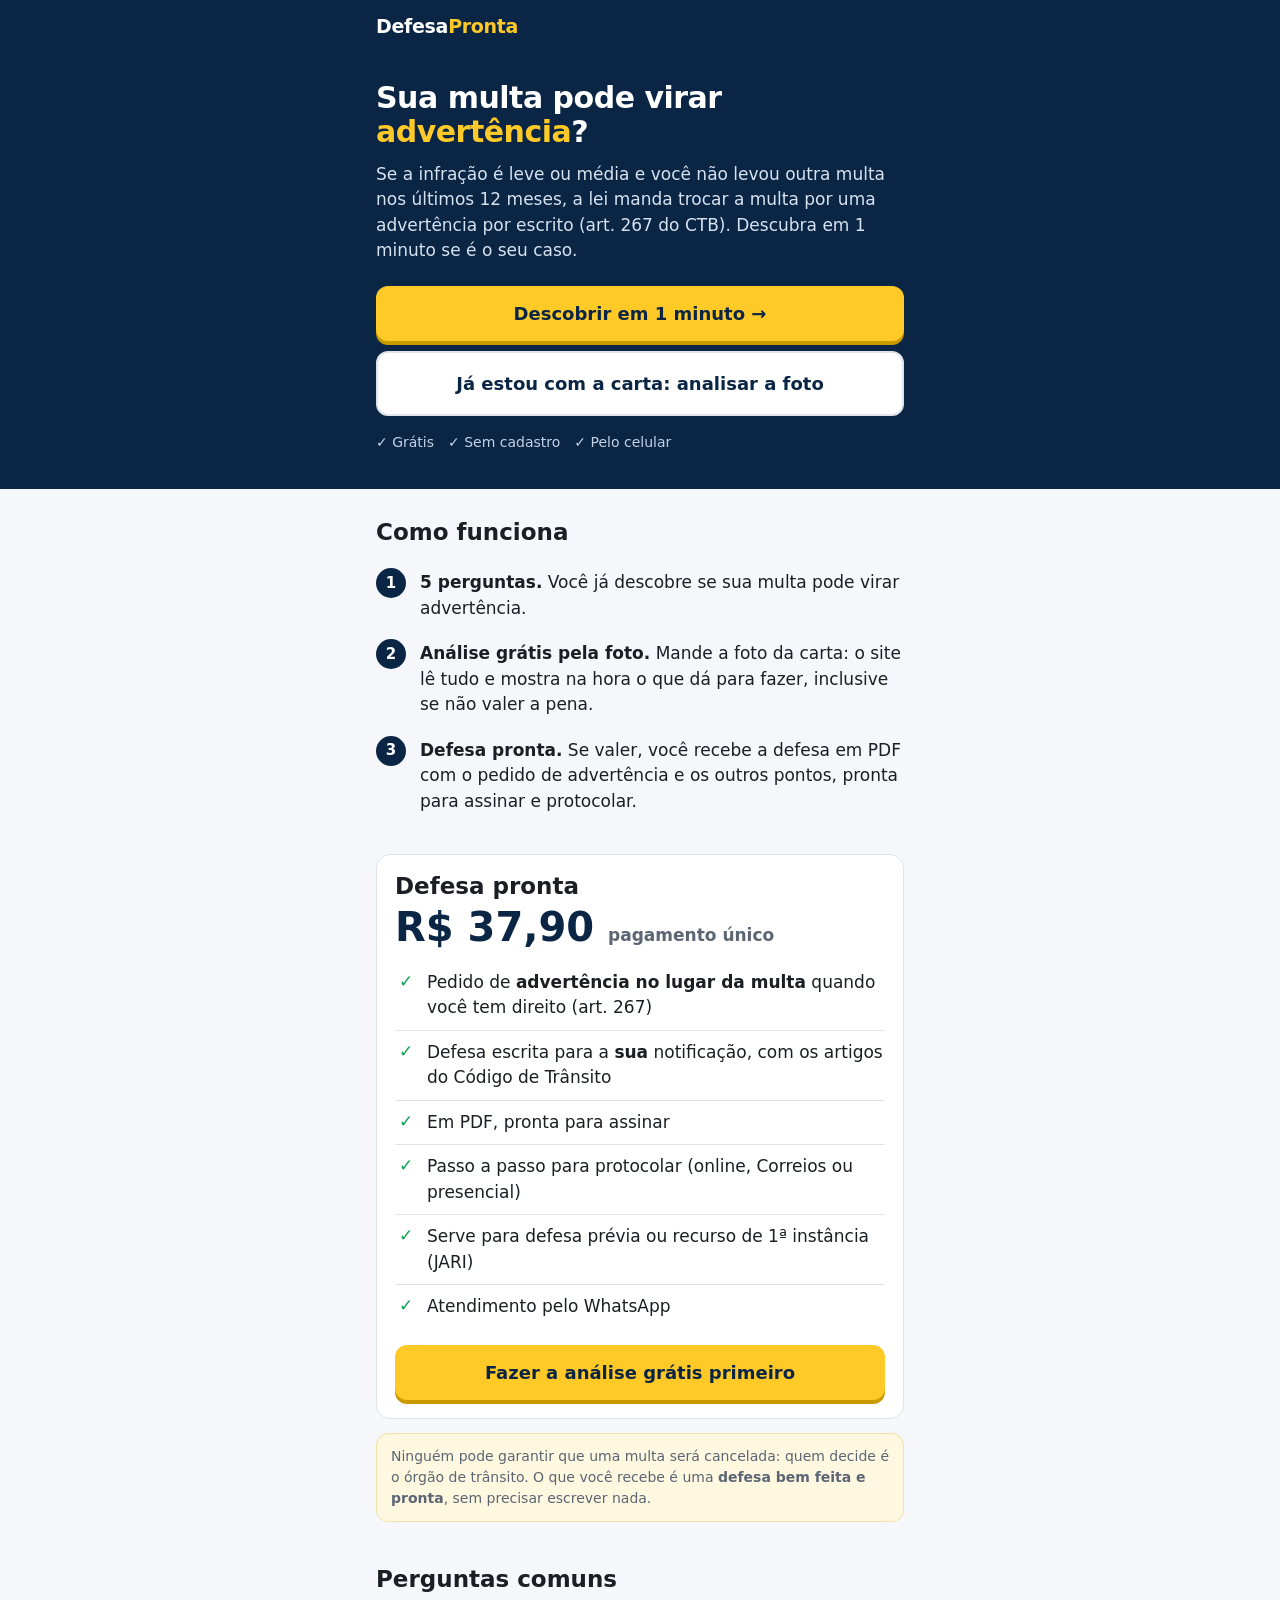
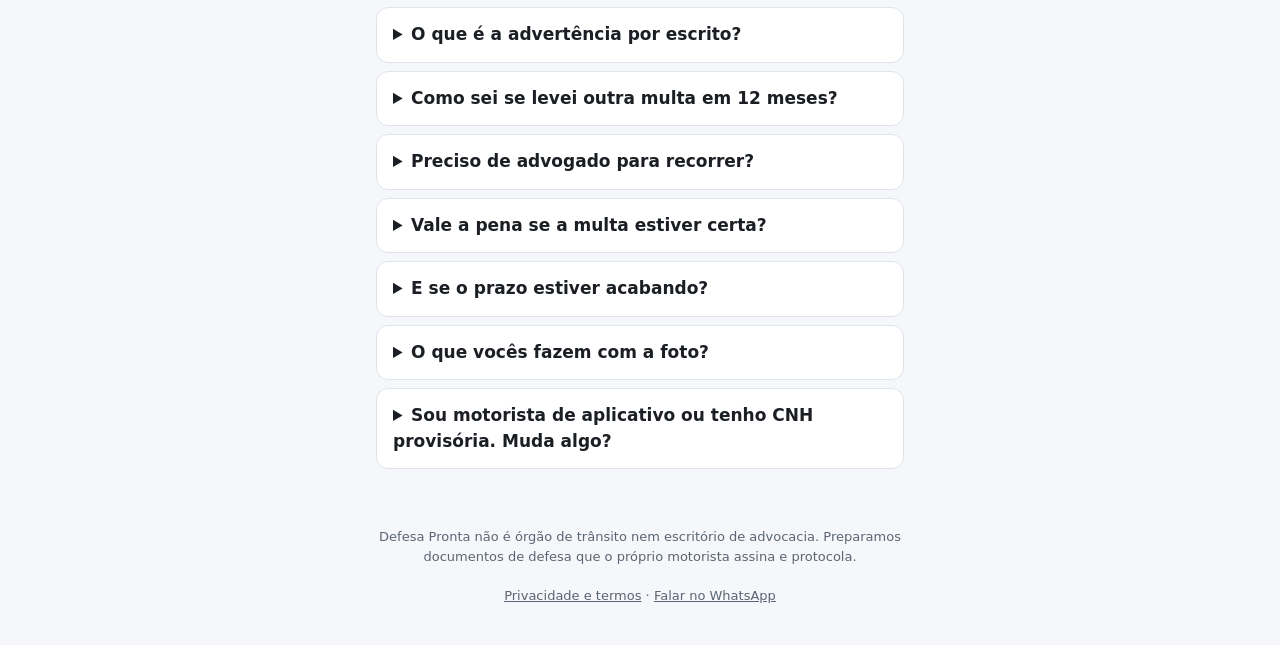
<file: index.html>
<!doctype html>
<html lang="pt-BR">
<head>
<meta charset="utf-8">
<meta name="viewport" content="width=device-width, initial-scale=1, viewport-fit=cover">
<title>Defesa Pronta — sua multa pode virar advertência?</title>
<meta name="description" content="Multa leve ou média e nenhuma outra em 12 meses? A lei manda trocar a multa por advertência. Descubra em 1 minuto e receba a defesa pronta em PDF.">
<meta property="og:title" content="Sua multa pode virar advertência? Descubra em 1 minuto">
<meta property="og:description" content="A lei manda trocar a multa leve ou média por advertência para quem não levou outra multa em 12 meses. Análise grátis pela foto da carta.">
<meta name="theme-color" content="#0b2545">
<link rel="icon" href="data:image/svg+xml,<svg xmlns='http://www.w3.org/2000/svg' viewBox='0 0 100 100'><rect width='100' height='100' rx='22' fill='%230b2545'/><path d='M50 14 80 26v22c0 20-13 32-30 38C33 80 20 68 20 48V26z' fill='%23ffc928'/><path d='m37 50 9 9 18-19' stroke='%230b2545' stroke-width='8' fill='none' stroke-linecap='round' stroke-linejoin='round'/></svg>">
<link rel="stylesheet" href="styles.css">
</head>
<body>

<div id="pagina">
  <header class="topo"><div class="wrap"><a class="logo" href="./">Defesa<span>Pronta</span></a></div></header>

  <div class="hero">
    <div class="wrap">
      <h1>Sua multa pode virar <em>advertência</em>?</h1>
      <p>Se a infração é leve ou média e você não levou outra multa nos últimos 12 meses, a lei manda trocar a multa por uma advertência por escrito (art. 267 do CTB). Descubra em 1 minuto se é o seu caso.</p>
      <button class="btn btn-amarelo" data-comecar>Descobrir em 1 minuto →</button>
      <a class="btn btn-claro" href="analise.html" data-so-api style="margin-top:10px">Já estou com a carta: analisar a foto</a>
      <div class="selos"><span>✓ Grátis</span><span>✓ Sem cadastro</span><span>✓ Pelo celular</span></div>
    </div>
  </div>

  <section class="bloco">
    <div class="wrap">
      <h2>Como funciona</h2>
      <ol class="passos">
        <li><b>5 perguntas.</b> Você já descobre se sua multa pode virar advertência.</li>
        <li><b>Análise grátis pela foto.</b> Mande a foto da carta: o site lê tudo e mostra na hora o que dá para fazer, inclusive se não valer a pena.</li>
        <li><b>Defesa pronta.</b> Se valer, você recebe a defesa em PDF com o pedido de advertência e os outros pontos, pronta para assinar e protocolar.</li>
      </ol>
    </div>
  </section>

  <section class="bloco" style="padding-top:0">
    <div class="wrap">
      <div class="cartao">
        <h2 style="margin-bottom:6px">Defesa pronta</h2>
        <div class="preco">R$ <span data-preco>37,90</span> <small>pagamento único</small></div>
        <ul class="lista" style="margin-top:14px">
          <li>Pedido de <b>advertência no lugar da multa</b> quando você tem direito (art. 267)</li>
          <li>Defesa escrita para a <b>sua</b> notificação, com os artigos do Código de Trânsito</li>
          <li>Em PDF, pronta para assinar</li>
          <li>Passo a passo para protocolar (online, Correios ou presencial)</li>
          <li>Serve para defesa prévia ou recurso de 1ª instância (JARI)</li>
          <li>Atendimento pelo WhatsApp</li>
        </ul>
        <button class="btn btn-amarelo" data-comecar style="margin-top:16px">Fazer a análise grátis primeiro</button>
      </div>
      <p class="aviso" style="margin-top:14px">Ninguém pode garantir que uma multa será cancelada: quem decide é o órgão de trânsito. O que você recebe é uma <b>defesa bem feita e pronta</b>, sem precisar escrever nada.</p>
    </div>
  </section>

  <section class="bloco" style="padding-top:0">
    <div class="wrap">
      <h2>Perguntas comuns</h2>
      <details><summary>O que é a advertência por escrito?</summary><p>É uma penalidade sem multa para pagar. Desde 2021, o Código de Trânsito (art. 267) manda aplicá-la no lugar da multa quando a infração é leve ou média e o motorista não cometeu outra infração nos últimos 12 meses. Na defesa, a gente pede isso por escrito, com o artigo da lei.</p></details>
      <details><summary>Como sei se levei outra multa em 12 meses?</summary><p>Abra o app Carteira Digital de Trânsito (gov.br) e veja em Infrações. A gravidade (leve, média, grave ou gravíssima) e os pontos aparecem na própria carta da multa.</p></details>
      <details><summary>Preciso de advogado para recorrer?</summary><p>Não. Qualquer motorista pode apresentar defesa ou recurso de multa em nome próprio. Você assina e protocola; a gente prepara o documento.</p></details>
      <details><summary>Vale a pena se a multa estiver certa?</summary><p>Se a análise não encontrar nenhum ponto, a gente fala isso com sinceridade antes de você pagar.</p></details>
      <details><summary>E se o prazo estiver acabando?</summary><p>Mande a foto hoje. O prazo está na própria notificação e ele é o que mais pesa: depois dele, a defesa não é aceita.</p></details>
      <details><summary>O que vocês fazem com a foto?</summary><p>Usamos só para preparar sua análise e sua defesa e apagamos depois da entrega. <a href="privacidade.html">Veja a política de privacidade</a>.</p></details>
      <details><summary>Sou motorista de aplicativo ou tenho CNH provisória. Muda algo?</summary><p>Muda muito: os pontos pesam mais para quem tem CNH provisória e para quem depende da carteira para trabalhar. Por isso vale defender toda multa que tiver ponto a contestar.</p></details>
    </div>
  </section>

  <footer><div class="wrap">
    Defesa Pronta não é órgão de trânsito nem escritório de advocacia. Preparamos documentos de defesa que o próprio motorista assina e protocola.<br><br>
    <a href="privacidade.html">Privacidade e termos</a> · <a href="#" data-whats-link>Falar no WhatsApp</a>
  </div></footer>
</div>

<!-- QUIZ -->
<div class="quiz" id="quiz" hidden>
  <div class="wrap" style="width:100%">
    <div class="barra"><div id="barra" style="width:20%"></div></div>
    <div class="contador" id="contador">Pergunta 1 de 5</div>
    <div id="tela"></div>
  </div>
</div>

<script src="config.js"></script>
<script src="app.js"></script>
</body>
</html>
</file>
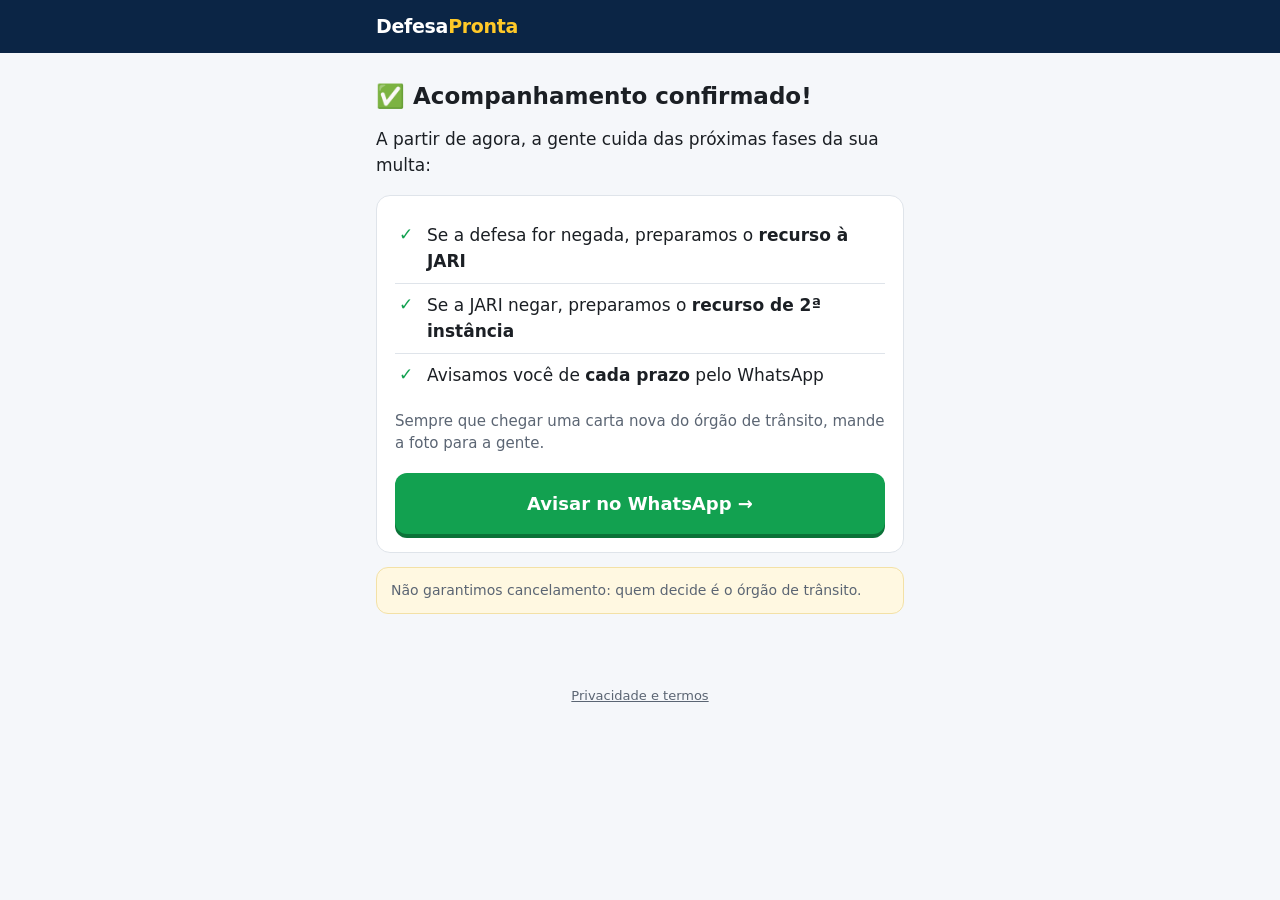
<file: acompanhamento.html>
<!doctype html>
<html lang="pt-BR">
<head>
<meta charset="utf-8">
<meta name="viewport" content="width=device-width, initial-scale=1, viewport-fit=cover">
<title>Acompanhamento confirmado — Defesa Pronta</title>
<meta name="robots" content="noindex">
<meta name="theme-color" content="#0b2545">
<link rel="stylesheet" href="styles.css">
</head>
<body>
<header class="topo"><div class="wrap"><a class="logo" href="./">Defesa<span>Pronta</span></a></div></header>
<section class="bloco"><div class="wrap">
  <h2>✅ Acompanhamento confirmado!</h2>
  <p>A partir de agora, a gente cuida das próximas fases da sua multa:</p>
  <div class="cartao">
    <ul class="lista">
      <li>Se a defesa for negada, preparamos o <b>recurso à JARI</b></li>
      <li>Se a JARI negar, preparamos o <b>recurso de 2ª instância</b></li>
      <li>Avisamos você de <b>cada prazo</b> pelo WhatsApp</li>
    </ul>
    <p class="ajuda" style="margin-top:12px">Sempre que chegar uma carta nova do órgão de trânsito, mande a foto para a gente.</p>
    <a class="btn btn-verde" target="_blank" rel="noopener" id="enviar">Avisar no WhatsApp →</a>
  </div>
  <p class="aviso" style="margin-top:14px">Não garantimos cancelamento: quem decide é o órgão de trânsito.</p>
</div></section>
<footer><div class="wrap"><a href="privacidade.html">Privacidade e termos</a></div></footer>
<script src="config.js"></script>
<script>
  var C = window.DP || {};
  document.getElementById("enviar").href = "https://wa.me/" + (C.whatsapp || "") + "?text=" + encodeURIComponent("Olá! Comprei o acompanhamento até a 2ª instância.\n\nNome:\nE-mail da compra:\nPlaca do veículo:");
</script>
</body>
</html>
</file>
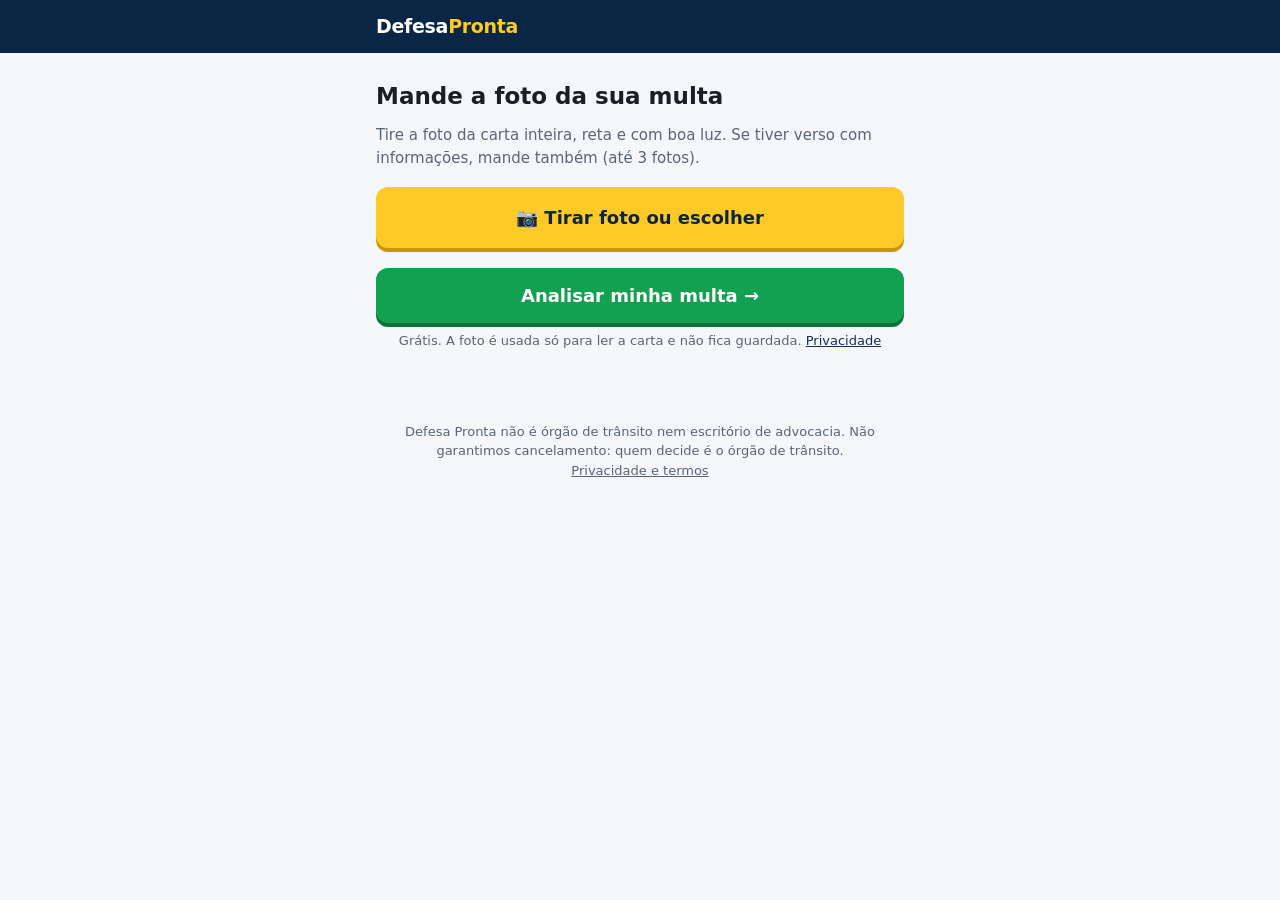
<file: analise.html>
<!doctype html>
<html lang="pt-BR">
<head>
<meta charset="utf-8">
<meta name="viewport" content="width=device-width, initial-scale=1, viewport-fit=cover">
<title>Análise da sua multa — Defesa Pronta</title>
<meta name="description" content="Mande a foto da notificação e veja na hora se sua multa tem pontos de defesa.">
<meta name="theme-color" content="#0b2545">
<link rel="stylesheet" href="styles.css">
<style>
  .etapa[hidden] { display: none; }
  .campo { display: block; font-size: 14px; color: var(--suave); margin: 0 0 12px; }
  .campo input, .campo select { display: block; width: 100%; margin-top: 4px; padding: 12px; font: inherit; font-size: 16px; color: var(--texto); border: 1px solid var(--borda); border-radius: 10px; background: #fff; }
  .lido { display: flex; justify-content: space-between; gap: 10px; padding: 10px 0; border-bottom: 1px solid var(--borda); font-size: 15px; }
  .lido:last-child { border-bottom: 0; }
  .lido span:first-child { color: var(--suave); flex: none; }
  .lido b { text-align: right; word-break: break-word; }
  .lido input { width: 60%; padding: 6px 8px; font: inherit; border: 1px solid var(--borda); border-radius: 6px; }
  .pergunta-c { margin: 16px 0 8px; font-weight: 700; }
  .opcoes { display: flex; gap: 8px; flex-wrap: wrap; }
  .opcoes button { flex: 1; min-width: 90px; padding: 12px; border-radius: 10px; border: 2px solid var(--borda); background: #fff; font: inherit; cursor: pointer; }
  .opcoes button.sel { border-color: var(--azul); background: var(--azul); color: #fff; }
  .veredito { border-radius: 14px; padding: 16px; color: #fff; margin: 14px 0; }
  .veredito.forte { background: var(--verde); }
  .veredito.media { background: #c77d00; }
  .veredito.nenhum, .veredito.vencido { background: #5b6573; }
  .veredito h2 { margin: 0 0 6px; font-size: 22px; }
  .spinner { width: 46px; height: 46px; border: 5px solid var(--borda); border-top-color: var(--amarelo); border-radius: 50%; animation: g 1s linear infinite; margin: 30px auto 14px; }
  @keyframes g { to { transform: rotate(360deg); } }
  .fotos { display: flex; gap: 10px; margin: 10px 0; }
  .fotos img { width: 90px; height: 120px; object-fit: cover; border-radius: 8px; border: 1px solid var(--borda); }
  .erro { color: var(--vermelho); font-weight: 600; margin: 8px 0; }
  #documento { background: #fff; color: #000; border: 1px solid var(--borda); border-radius: 4px; padding: 22px 18px; font-family: Georgia, "Times New Roman", serif; font-size: 14px; line-height: 1.6; }
  #documento h1 { font-size: 14px; text-align: center; margin: 0 0 18px; }
  #documento h2 { font-size: 14px; margin: 18px 0 6px; }
  #documento p { text-align: justify; margin: 0 0 9px; }
  #documento .assin { margin-top: 40px; text-align: center; }
  #documento .quebra { page-break-before: always; break-before: page; }
  @media print {
    body { background: #fff; }
    header.topo, .nao-imprimir, footer { display: none !important; }
    .wrap { max-width: none; padding: 0; }
    #documento { border: 0; padding: 0; font-size: 12pt; }
    @page { margin: 2.2cm; }
  }
</style>
</head>
<body>
<header class="topo"><div class="wrap"><a class="logo" href="./">Defesa<span>Pronta</span></a></div></header>

<div class="wrap">

<!-- 1. Fotos -->
<section class="etapa bloco" id="e-foto">
  <h2>Mande a foto da sua multa</h2>
  <p class="ajuda">Tire a foto da carta inteira, reta e com boa luz. Se tiver verso com informações, mande também (até 3 fotos).</p>
  <label class="btn btn-amarelo">📷 Tirar foto ou escolher
    <input type="file" id="fotoIn" accept="image/*" multiple hidden>
  </label>
  <div class="fotos" id="miniaturas"></div>
  <button class="btn btn-verde" id="btnAnalisar" hidden>Analisar minha multa →</button>
  <div class="erro" id="erroFoto"></div>
  <p class="mini">Grátis. A foto é usada só para ler a carta e não fica guardada. <a href="privacidade.html">Privacidade</a></p>
</section>

<!-- 2. Lendo -->
<section class="etapa bloco" id="e-lendo" hidden>
  <div class="spinner"></div>
  <p style="text-align:center"><b>Lendo sua notificação…</b><br><span class="ajuda">Isso leva uns 10 segundos.</span></p>
</section>

<!-- 3. Confira -->
<section class="etapa bloco" id="e-confira" hidden>
  <h2>Confira o que lemos</h2>
  <p class="ajuda">Se algo estiver errado, toque em <b>corrigir</b>.</p>
  <div class="cartao" id="lidos"></div>
  <button class="voltar" id="btnCorrigir">✏️ corrigir</button>

  <div class="pergunta-c">Você levou outra multa nos últimos 12 meses?</div>
  <div class="opcoes" data-resp="outraMulta12m">
    <button data-v="nao">Não</button><button data-v="sim">Sim</button><button data-v="naosei">Não sei</button>
  </div>
  <p class="mini" style="text-align:left">Dá para conferir no app Carteira Digital de Trânsito → Infrações.</p>

  <div id="perguntaCondutor">
    <div class="pergunta-c">Quem estava dirigindo era você?</div>
    <div class="opcoes" data-resp="outroCondutor">
      <button data-v="nao">Sim, era eu</button><button data-v="sim">Outra pessoa</button>
    </div>
  </div>
  <div class="erro" id="erroConfira"></div>
  <button class="btn btn-amarelo" id="btnResultado" style="margin-top:18px">Ver minha análise →</button>
</section>

<!-- 4. Resultado -->
<section class="etapa bloco" id="e-resultado" hidden>
  <div id="resultado"></div>
</section>

<!-- 5. Dados -->
<section class="etapa bloco" id="e-dados" hidden>
  <h2>Seus dados para a defesa</h2>
  <p class="ajuda">Eles vão no documento. A carta não traz esses dados, por isso precisamos deles.</p>
  <form id="fDados" autocomplete="on">
    <label class="campo">Nome completo<input name="nome" autocomplete="name" required></label>
    <label class="campo">CPF<input name="cpf" inputmode="numeric" required></label>
    <label class="campo">Nº da CNH (registro)<input name="cnh" inputmode="numeric"></label>
    <label class="campo">Endereço completo (rua, número, bairro, cidade, UF, CEP)<input name="endereco" autocomplete="street-address" required></label>
    <label class="campo">Cidade (para a data da defesa)<input name="cidade" autocomplete="address-level2"></label>
    <label class="campo">Você é
      <select name="qualidade">
        <option value="proprietário(a) e condutor(a)">Dono e motorista do veículo</option>
        <option value="proprietário(a)">Só o dono do veículo</option>
        <option value="condutor(a)">Só o motorista</option>
      </select>
    </label>
    <label class="campo">E-mail (use o MESMO no pagamento)<input name="email" type="email" autocomplete="email" required></label>
    <label class="campo">WhatsApp<input name="whatsapp" inputmode="tel" autocomplete="tel"></label>
    <div class="erro" id="erroDados"></div>
    <button class="btn btn-verde" type="submit">Ir para o pagamento — R$ <span data-preco>37,90</span></button>
    <p class="mini">Pix ou cartão, pela Cakto. Assim que o pagamento cair, sua defesa aparece aqui.</p>
  </form>
</section>

<!-- 6. Aguardando -->
<section class="etapa bloco" id="e-aguardando" hidden>
  <div class="spinner"></div>
  <p style="text-align:center"><b>Aguardando a confirmação do pagamento…</b><br><span class="ajuda">No Pix, costuma cair em menos de 1 minuto. Pode deixar esta tela aberta.</span></p>
  <a class="btn btn-claro" id="btnAbrirPagamento" target="_blank" rel="noopener">Abrir o pagamento de novo</a>
  <p class="mini">Já pagou e nada aconteceu em 5 minutos? <a href="#" data-whats>Chame no WhatsApp</a>.</p>
</section>

<!-- 7. Defesa -->
<section class="etapa bloco" id="e-defesa" hidden>
  <div class="nao-imprimir">
    <h2>✅ Sua defesa está pronta</h2>
    <button class="btn btn-amarelo" id="btnPdf">Baixar em PDF</button>
    <p class="mini">Na janela que abrir, escolha <b>Salvar como PDF</b>. No celular: Compartilhar → Imprimir → Salvar PDF.</p>
    <p class="mini">Guarde este link: ele abre sua defesa de novo por 60 dias.</p>
  </div>
  <div id="documento"></div>
  <div class="cartao nao-imprimir" style="margin-top:18px;border:2px solid var(--amarelo)">
    <b>Se negarem, a gente continua com você</b>
    <p class="ajuda" style="margin:6px 0 12px">No acompanhamento, preparamos os próximos recursos (JARI e 2ª instância) e avisamos cada prazo.</p>
    <a class="btn btn-amarelo" id="btnAcomp" target="_blank" rel="noopener">Quero o acompanhamento — R$ <span id="precoA">97</span></a>
  </div>
</section>

</div>
<footer class="nao-imprimir"><div class="wrap">Defesa Pronta não é órgão de trânsito nem escritório de advocacia. Não garantimos cancelamento: quem decide é o órgão de trânsito.<br><a href="privacidade.html">Privacidade e termos</a></div></footer>

<script src="config.js"></script>
<script src="defesa.js"></script>
<script src="analise.js"></script>
</body>
</html>
</file>
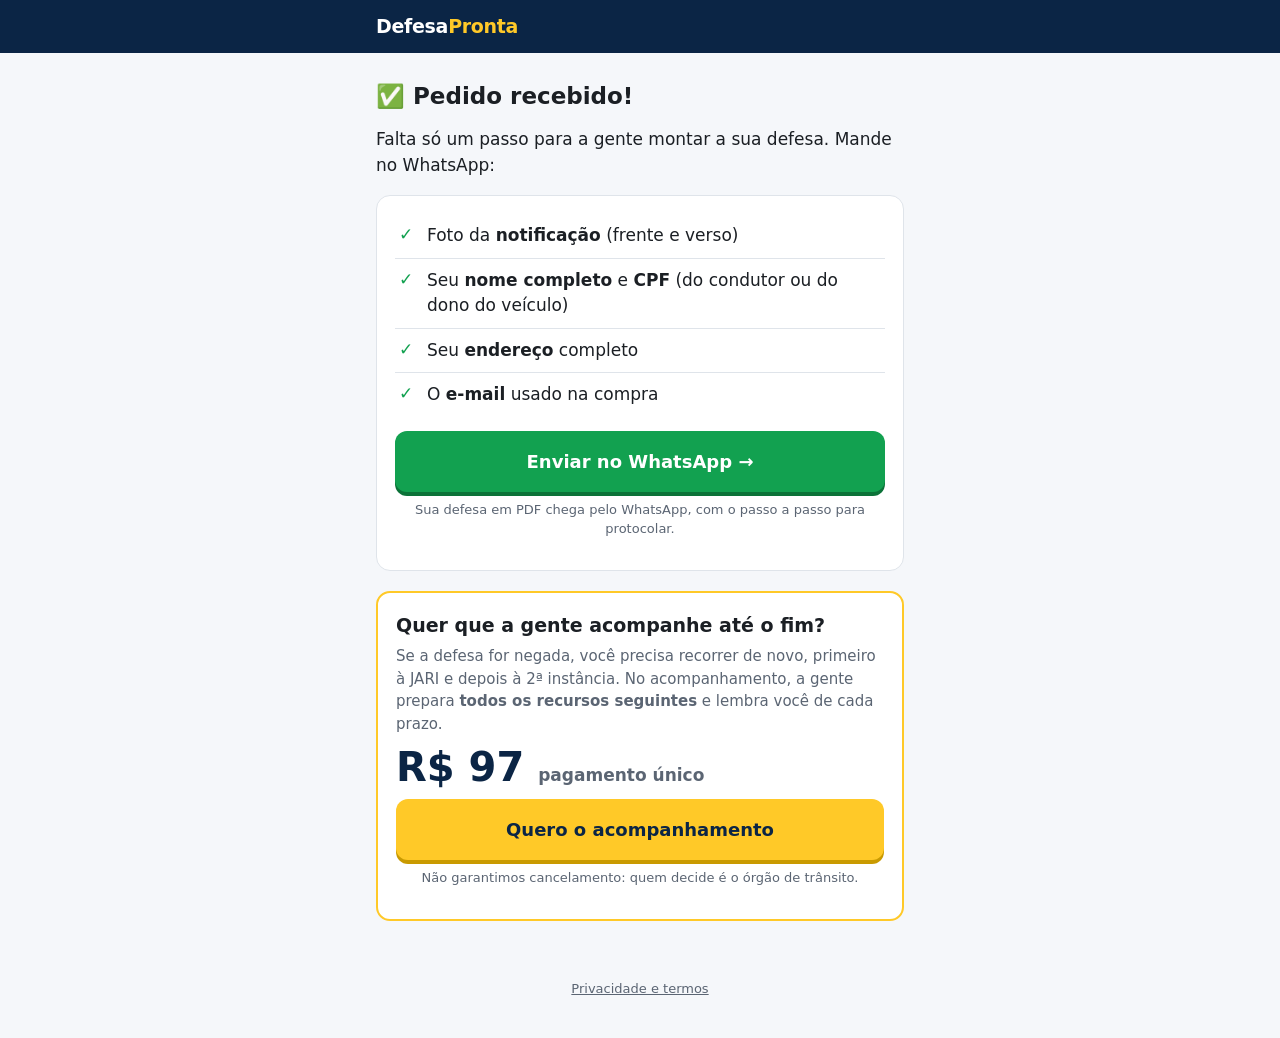
<file: obrigado.html>
<!doctype html>
<html lang="pt-BR">
<head>
<meta charset="utf-8">
<meta name="viewport" content="width=device-width, initial-scale=1, viewport-fit=cover">
<title>Pedido recebido — Defesa Pronta</title>
<meta name="robots" content="noindex">
<meta name="theme-color" content="#0b2545">
<link rel="stylesheet" href="styles.css">
</head>
<body>
<header class="topo"><div class="wrap"><a class="logo" href="./">Defesa<span>Pronta</span></a></div></header>

<section class="bloco"><div class="wrap">
  <h2>✅ Pedido recebido!</h2>
  <div id="minhaDefesa" hidden><a class="btn btn-verde" id="linkDefesa">Ver minha defesa pronta →</a><p class="mini">Se você fez a análise neste celular, sua defesa abre aqui.</p></div>
  <p>Falta só um passo para a gente montar a sua defesa. Mande no WhatsApp:</p>
  <div class="cartao">
    <ul class="lista">
      <li>Foto da <b>notificação</b> (frente e verso)</li>
      <li>Seu <b>nome completo</b> e <b>CPF</b> (do condutor ou do dono do veículo)</li>
      <li>Seu <b>endereço</b> completo</li>
      <li>O <b>e-mail</b> usado na compra</li>
    </ul>
    <a class="btn btn-verde" style="margin-top:14px" target="_blank" rel="noopener" id="enviar">Enviar no WhatsApp →</a>
    <p class="mini">Sua defesa em PDF chega pelo WhatsApp, com o passo a passo para protocolar.</p>
  </div>

  <div class="cartao" style="margin-top:20px; border:2px solid var(--amarelo)">
    <b style="font-size:19px">Quer que a gente acompanhe até o fim?</b>
    <p class="ajuda" style="margin:6px 0 12px">Se a defesa for negada, você precisa recorrer de novo, primeiro à JARI e depois à 2ª instância. No acompanhamento, a gente prepara <b>todos os recursos seguintes</b> e lembra você de cada prazo.</p>
    <div class="preco">R$ <span id="precoA">97</span> <small>pagamento único</small></div>
    <a class="btn btn-amarelo" style="margin-top:12px" target="_blank" rel="noopener" id="acompanhar">Quero o acompanhamento</a>
    <p class="mini">Não garantimos cancelamento: quem decide é o órgão de trânsito.</p>
  </div>
</div></section>

<footer><div class="wrap"><a href="privacidade.html">Privacidade e termos</a></div></footer>

<script src="config.js"></script>
<script>
  var C = window.DP || {};
  try { var ped = JSON.parse(localStorage.getItem("dp_pedido") || "null"); if (ped && ped.id) { document.getElementById("minhaDefesa").hidden = false; document.getElementById("linkDefesa").href = "analise.html?id=" + ped.id + "&k=" + ped.chave; } } catch (e) {}
  function whats(t) { return "https://wa.me/" + (C.whatsapp || "") + "?text=" + encodeURIComponent(t); }
  document.getElementById("enviar").href = whats("Olá! Comprei a Defesa Pronta. Seguem meus dados e a foto da notificação 👇\n\nNome:\nCPF:\nEndereço:\nE-mail da compra:");
  document.getElementById("precoA").textContent = C.precoAcompanhamento || "97";
  document.getElementById("acompanhar").href = C.checkoutAcompanhamento || whats("Olá! Quero o acompanhamento até a 2ª instância (R$" + (C.precoAcompanhamento || "97") + ").");
</script>
</body>
</html>
</file>
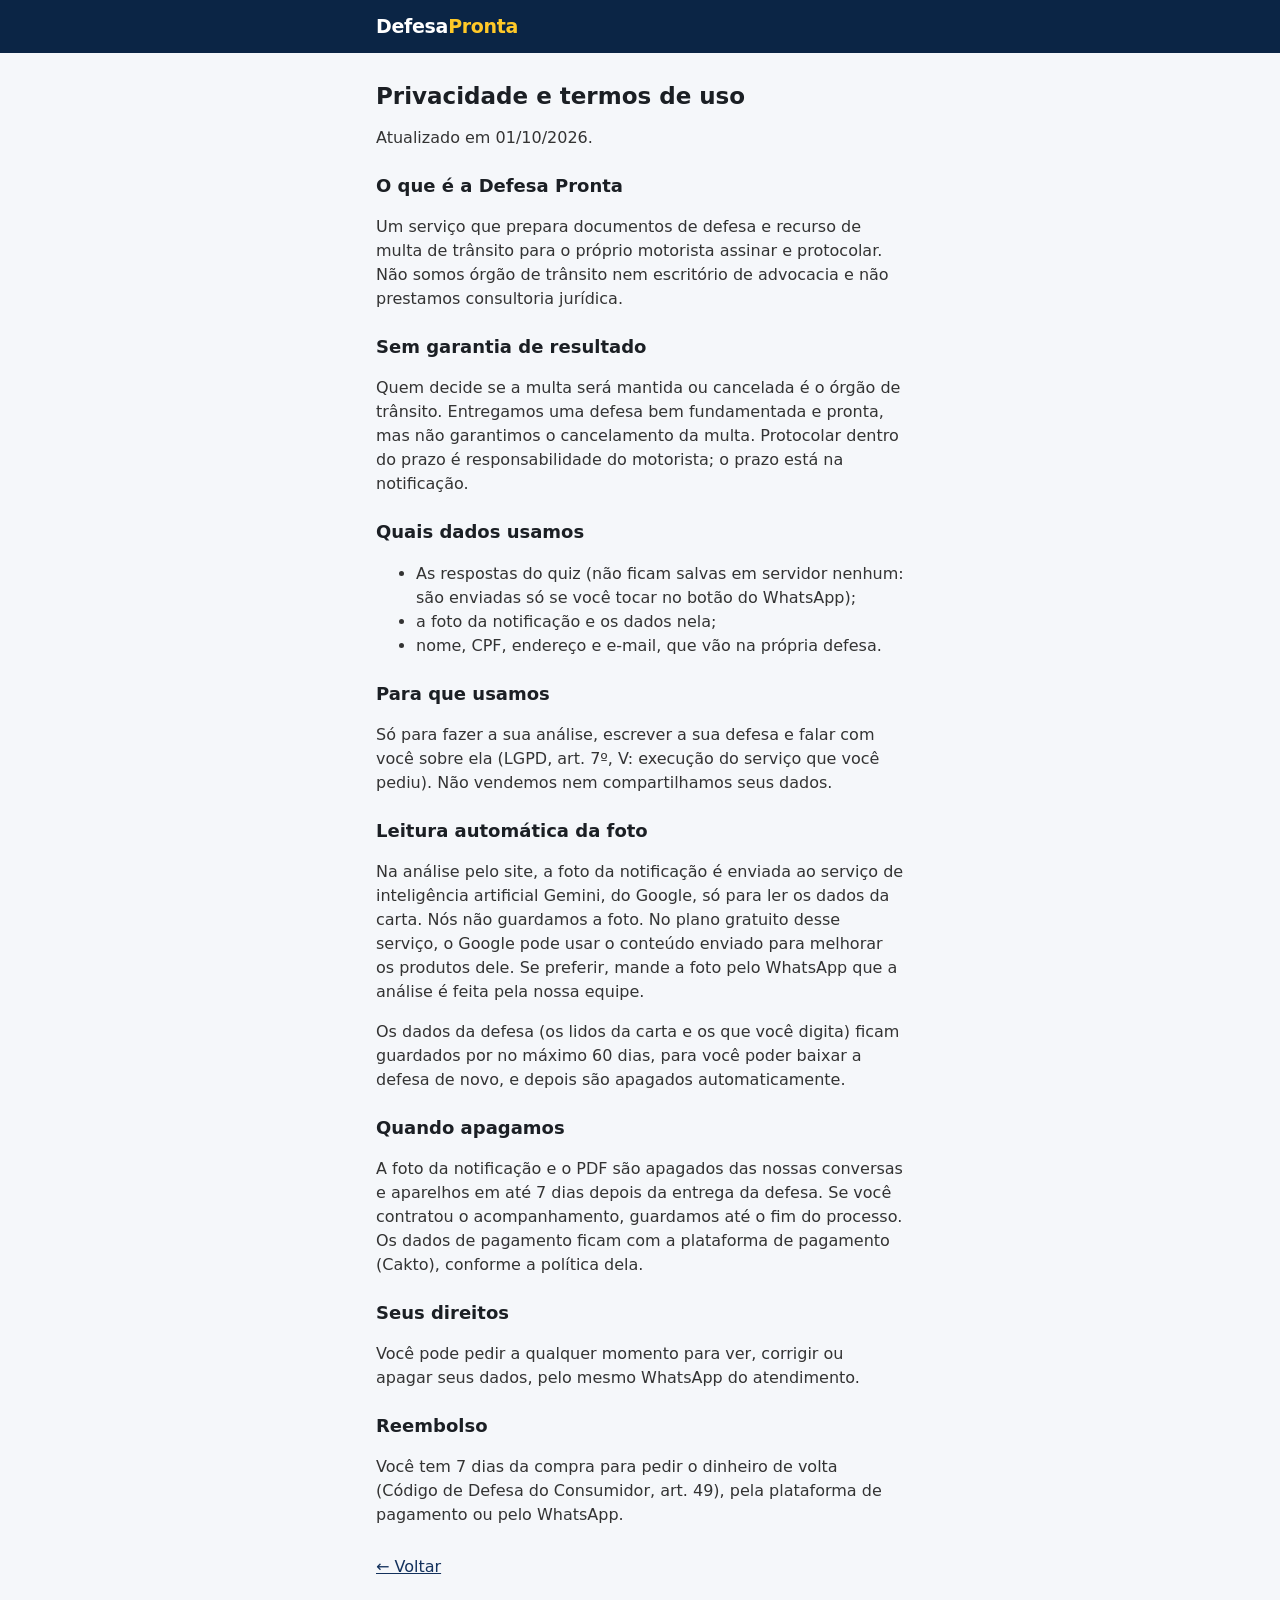
<file: privacidade.html>
<!doctype html>
<html lang="pt-BR">
<head>
<meta charset="utf-8">
<meta name="viewport" content="width=device-width, initial-scale=1">
<title>Privacidade e termos — Defesa Pronta</title>
<meta name="theme-color" content="#0b2545">
<link rel="stylesheet" href="styles.css">
<style>.texto h3{margin:22px 0 6px;font-size:18px}.texto p,.texto li{color:#333;font-size:16px}</style>
</head>
<body>
<header class="topo"><div class="wrap"><a class="logo" href="./">Defesa<span>Pronta</span></a></div></header>
<section class="bloco texto"><div class="wrap">
  <h2>Privacidade e termos de uso</h2>
  <p>Atualizado em 01/10/2026.</p>

  <h3>O que é a Defesa Pronta</h3>
  <p>Um serviço que prepara documentos de defesa e recurso de multa de trânsito para o próprio motorista assinar e protocolar. Não somos órgão de trânsito nem escritório de advocacia e não prestamos consultoria jurídica.</p>

  <h3>Sem garantia de resultado</h3>
  <p>Quem decide se a multa será mantida ou cancelada é o órgão de trânsito. Entregamos uma defesa bem fundamentada e pronta, mas não garantimos o cancelamento da multa. Protocolar dentro do prazo é responsabilidade do motorista; o prazo está na notificação.</p>

  <h3>Quais dados usamos</h3>
  <ul>
    <li>As respostas do quiz (não ficam salvas em servidor nenhum: são enviadas só se você tocar no botão do WhatsApp);</li>
    <li>a foto da notificação e os dados nela;</li>
    <li>nome, CPF, endereço e e-mail, que vão na própria defesa.</li>
  </ul>

  <h3>Para que usamos</h3>
  <p>Só para fazer a sua análise, escrever a sua defesa e falar com você sobre ela (LGPD, art. 7º, V: execução do serviço que você pediu). Não vendemos nem compartilhamos seus dados.</p>

  <h3>Leitura automática da foto</h3>
  <p>Na análise pelo site, a foto da notificação é enviada ao serviço de inteligência artificial Gemini, do Google, só para ler os dados da carta. Nós não guardamos a foto. No plano gratuito desse serviço, o Google pode usar o conteúdo enviado para melhorar os produtos dele. Se preferir, mande a foto pelo WhatsApp que a análise é feita pela nossa equipe.</p>
  <p>Os dados da defesa (os lidos da carta e os que você digita) ficam guardados por no máximo 60 dias, para você poder baixar a defesa de novo, e depois são apagados automaticamente.</p>

  <h3>Quando apagamos</h3>
  <p>A foto da notificação e o PDF são apagados das nossas conversas e aparelhos em até 7 dias depois da entrega da defesa. Se você contratou o acompanhamento, guardamos até o fim do processo. Os dados de pagamento ficam com a plataforma de pagamento (Cakto), conforme a política dela.</p>

  <h3>Seus direitos</h3>
  <p>Você pode pedir a qualquer momento para ver, corrigir ou apagar seus dados, pelo mesmo WhatsApp do atendimento.</p>

  <h3>Reembolso</h3>
  <p>Você tem 7 dias da compra para pedir o dinheiro de volta (Código de Defesa do Consumidor, art. 49), pela plataforma de pagamento ou pelo WhatsApp.</p>

  <p style="margin-top:28px"><a href="./">← Voltar</a></p>
</div></section>
</body>
</html>
</file>
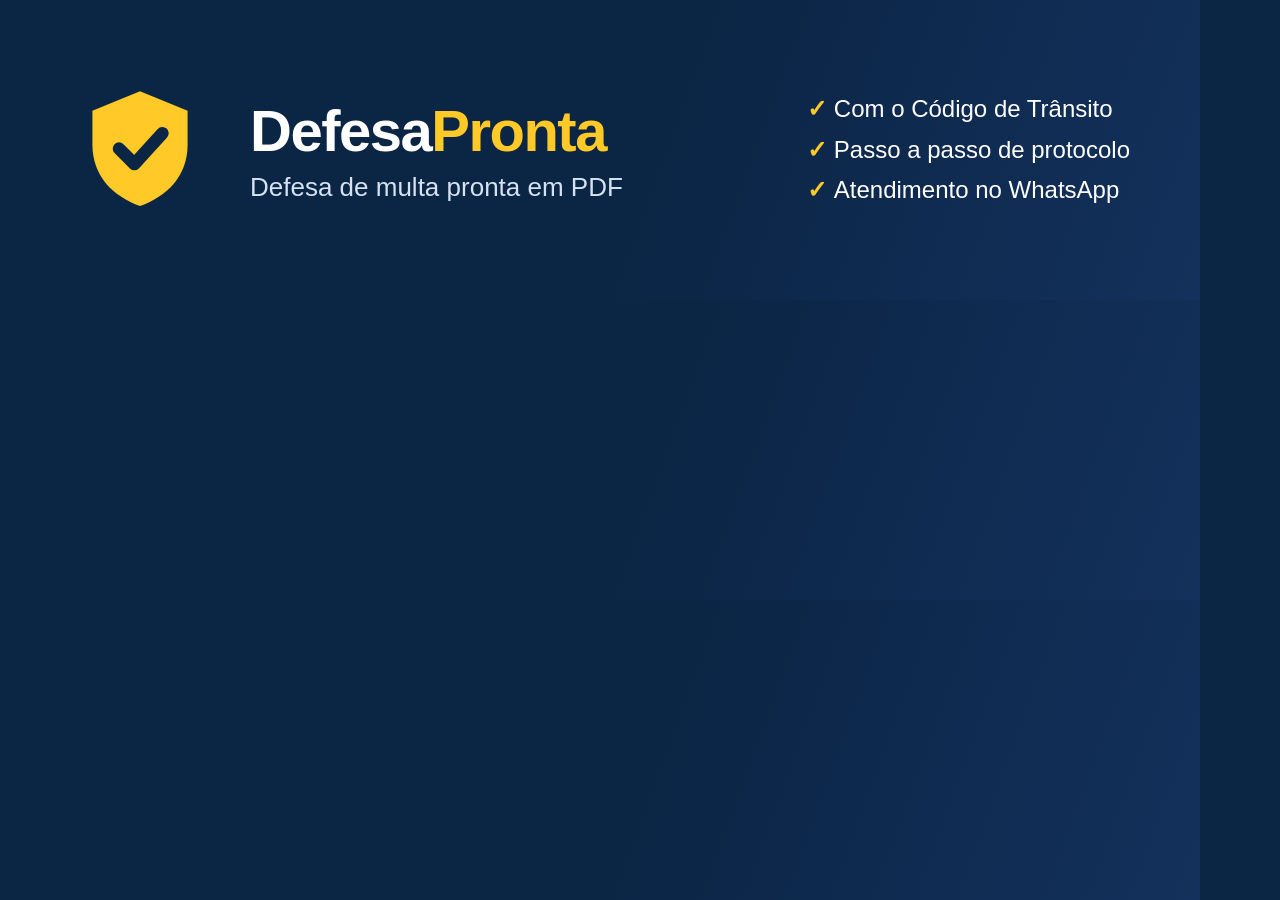
<file: visual/banner.html>
<!doctype html><meta charset="utf-8"><style>
html,body{margin:0;width:1200px;height:300px;overflow:hidden;font-family:"Segoe UI",Arial,sans-serif}
body{background:linear-gradient(110deg,#0b2545 55%,#13315c);color:#fff;display:flex;align-items:center;gap:40px;padding:0 70px;box-sizing:border-box}
h1{margin:0 0 8px;font-size:58px;font-weight:800;letter-spacing:-1.5px}h1 span{color:#ffc928}
p{margin:0;font-size:26px;color:#d6e2f0}
ul{margin:0 0 0 auto;padding:0;list-style:none;font-size:24px;line-height:1.7}
li{white-space:nowrap}li::before{content:"✓ ";color:#ffc928;font-weight:800}
</style><body>
<svg width="140" height="140" viewBox="0 0 100 100"><path d="M50 8 84 22v24c0 23-15 37-34 44C31 83 16 69 16 46V22z" fill="#ffc928"/><path d="m35 49 11 11 20-22" stroke="#0b2545" stroke-width="9" fill="none" stroke-linecap="round" stroke-linejoin="round"/></svg>
<div><h1>Defesa<span>Pronta</span></h1><p>Defesa de multa pronta em PDF</p></div>
<ul><li>Com o Código de Trânsito</li><li>Passo a passo de protocolo</li><li>Atendimento no WhatsApp</li></ul>
</body>
</file>
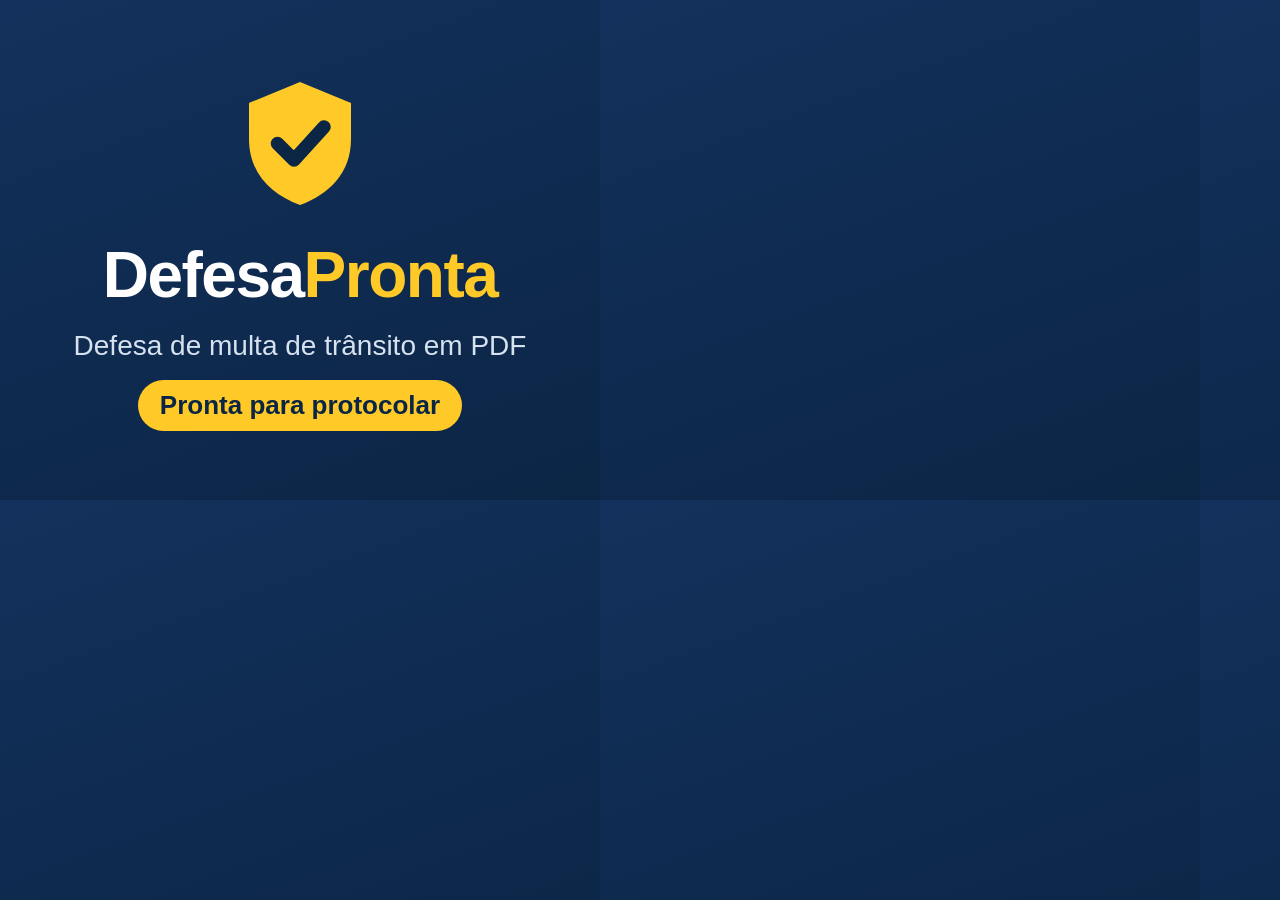
<file: visual/produto.html>
<!doctype html><meta charset="utf-8"><style>
html,body{margin:0;width:600px;height:500px;overflow:hidden;font-family:"Segoe UI",Arial,sans-serif}
body{background:linear-gradient(160deg,#13315c,#0b2545);color:#fff;display:flex;flex-direction:column;align-items:center;justify-content:center;gap:18px}
h1{margin:0;font-size:64px;font-weight:800;letter-spacing:-1.5px}h1 span{color:#ffc928}
p{margin:0;font-size:28px;color:#d6e2f0}
.selo{background:#ffc928;color:#0b2545;font-weight:800;font-size:26px;padding:10px 22px;border-radius:40px}
</style><body>
<svg width="150" height="150" viewBox="0 0 100 100"><path d="M50 8 84 22v24c0 23-15 37-34 44C31 83 16 69 16 46V22z" fill="#ffc928"/><path d="m35 49 11 11 20-22" stroke="#0b2545" stroke-width="9" fill="none" stroke-linecap="round" stroke-linejoin="round"/></svg>
<h1>Defesa<span>Pronta</span></h1>
<p>Defesa de multa de trânsito em PDF</p>
<div class="selo">Pronta para protocolar</div>
</body>
</file>
<file: styles.css>
:root {
  --azul: #0b2545;
  --azul-2: #13315c;
  --amarelo: #ffc928;
  --verde: #12a150;
  --vermelho: #d62839;
  --texto: #1b1f24;
  --suave: #5b6573;
  --fundo: #f5f7fa;
  --cartao: #ffffff;
  --borda: #dfe4ea;
  --raio: 14px;
}
* { box-sizing: border-box; }
html { -webkit-text-size-adjust: 100%; }
body {
  margin: 0;
  font-family: system-ui, -apple-system, "Segoe UI", Roboto, Arial, sans-serif;
  color: var(--texto);
  background: var(--fundo);
  line-height: 1.5;
  font-size: 17px;
}
a { color: var(--azul-2); }
.wrap { max-width: 560px; margin: 0 auto; padding: 0 16px; }

header.topo {
  background: var(--azul);
  color: #fff;
  padding: 12px 0;
}
header.topo .wrap { display: flex; align-items: center; gap: 10px; }
.logo { font-weight: 800; font-size: 19px; letter-spacing: -0.3px; color: #fff; text-decoration: none; }
.logo span { color: var(--amarelo); }

.hero { background: var(--azul); color: #fff; padding: 28px 0 36px; }
.hero h1 { font-size: 30px; line-height: 1.15; margin: 0 0 12px; letter-spacing: -0.5px; }
.hero h1 em { font-style: normal; color: var(--amarelo); }
.hero p { margin: 0 0 22px; color: #d6e2f0; }
.selos { display: flex; flex-wrap: wrap; gap: 8px 14px; margin-top: 16px; font-size: 14px; color: #c3d3e6; }

.btn {
  display: block; width: 100%;
  border: 0; border-radius: 12px;
  padding: 17px 18px;
  font-size: 18px; font-weight: 700;
  text-align: center; text-decoration: none;
  cursor: pointer;
  font-family: inherit;
}
.btn-amarelo { background: var(--amarelo); color: var(--azul); box-shadow: 0 4px 0 #c99a00; }
.btn-amarelo:active { transform: translateY(2px); box-shadow: 0 2px 0 #c99a00; }
.btn-verde { background: var(--verde); color: #fff; box-shadow: 0 4px 0 #0b7238; }
.btn-verde:active { transform: translateY(2px); box-shadow: 0 2px 0 #0b7238; }
.btn-claro { background: #fff; color: var(--azul); border: 2px solid var(--borda); }
.btn + .btn { margin-top: 10px; }
.mini { font-size: 13px; color: var(--suave); text-align: center; margin-top: 8px; }

section.bloco { padding: 30px 0; }
section.bloco h2 { font-size: 23px; margin: 0 0 14px; line-height: 1.2; }
.cartao { background: var(--cartao); border: 1px solid var(--borda); border-radius: var(--raio); padding: 18px; }
.cartao + .cartao { margin-top: 12px; }
.lista { list-style: none; padding: 0; margin: 0; }
.lista li { padding: 9px 0 9px 32px; position: relative; border-bottom: 1px solid var(--borda); }
.lista li:last-child { border-bottom: 0; }
.lista li::before { content: "✓"; position: absolute; left: 4px; top: 8px; color: var(--verde); font-weight: 800; }
.passos { counter-reset: p; list-style: none; padding: 0; margin: 0; }
.passos li { counter-increment: p; padding: 10px 0 10px 44px; position: relative; }
.passos li::before {
  content: counter(p); position: absolute; left: 0; top: 8px;
  width: 30px; height: 30px; border-radius: 50%;
  background: var(--azul); color: #fff; font-weight: 700;
  display: grid; place-items: center; font-size: 15px;
}
.preco { font-size: 40px; font-weight: 800; color: var(--azul); line-height: 1; }
.preco small { font-size: 17px; font-weight: 600; color: var(--suave); }
details { background: #fff; border: 1px solid var(--borda); border-radius: 12px; padding: 14px 16px; }
details + details { margin-top: 8px; }
summary { font-weight: 700; cursor: pointer; }
details p { margin: 10px 0 0; color: var(--suave); }
.aviso { font-size: 14px; color: var(--suave); background: #fff8e1; border: 1px solid #f3e1a6; border-radius: 12px; padding: 12px 14px; }
footer { padding: 28px 0 40px; font-size: 13px; color: var(--suave); text-align: center; }
footer a { color: var(--suave); }

/* Quiz */
.quiz { min-height: 100vh; min-height: 100dvh; display: flex; flex-direction: column; background: var(--fundo); }
.quiz[hidden] { display: none; }
.barra { height: 6px; background: var(--borda); border-radius: 3px; overflow: hidden; margin: 18px 0 8px; }
.barra div { height: 100%; background: var(--amarelo); transition: width .25s; }
.contador { font-size: 14px; color: var(--suave); }
.pergunta { font-size: 24px; line-height: 1.25; margin: 16px 0 6px; font-weight: 800; }
.ajuda { color: var(--suave); font-size: 15px; margin: 0 0 18px; }
.opcao {
  display: block; width: 100%; text-align: left;
  background: #fff; border: 2px solid var(--borda); border-radius: 12px;
  padding: 15px 16px; font-size: 17px; font-family: inherit; color: var(--texto);
  cursor: pointer; margin-bottom: 10px;
}
.opcao:hover, .opcao:focus-visible { border-color: var(--azul-2); outline: none; }
.voltar { background: none; border: 0; color: var(--suave); font-size: 15px; padding: 10px 0; cursor: pointer; font-family: inherit; }

.resultado h2 { font-size: 26px; line-height: 1.2; margin: 18px 0 8px; }
.ponto { background: #fff; border-left: 5px solid var(--amarelo); border-radius: 10px; padding: 12px 14px; margin-bottom: 10px; }
.ponto.forte { border-left-color: var(--vermelho); }
.ponto b { display: block; margin-bottom: 2px; }
.ponto span { color: var(--suave); font-size: 15px; }
.urgente { background: var(--vermelho); color: #fff; border-radius: 12px; padding: 12px 14px; font-weight: 700; margin: 12px 0; }
</file>
